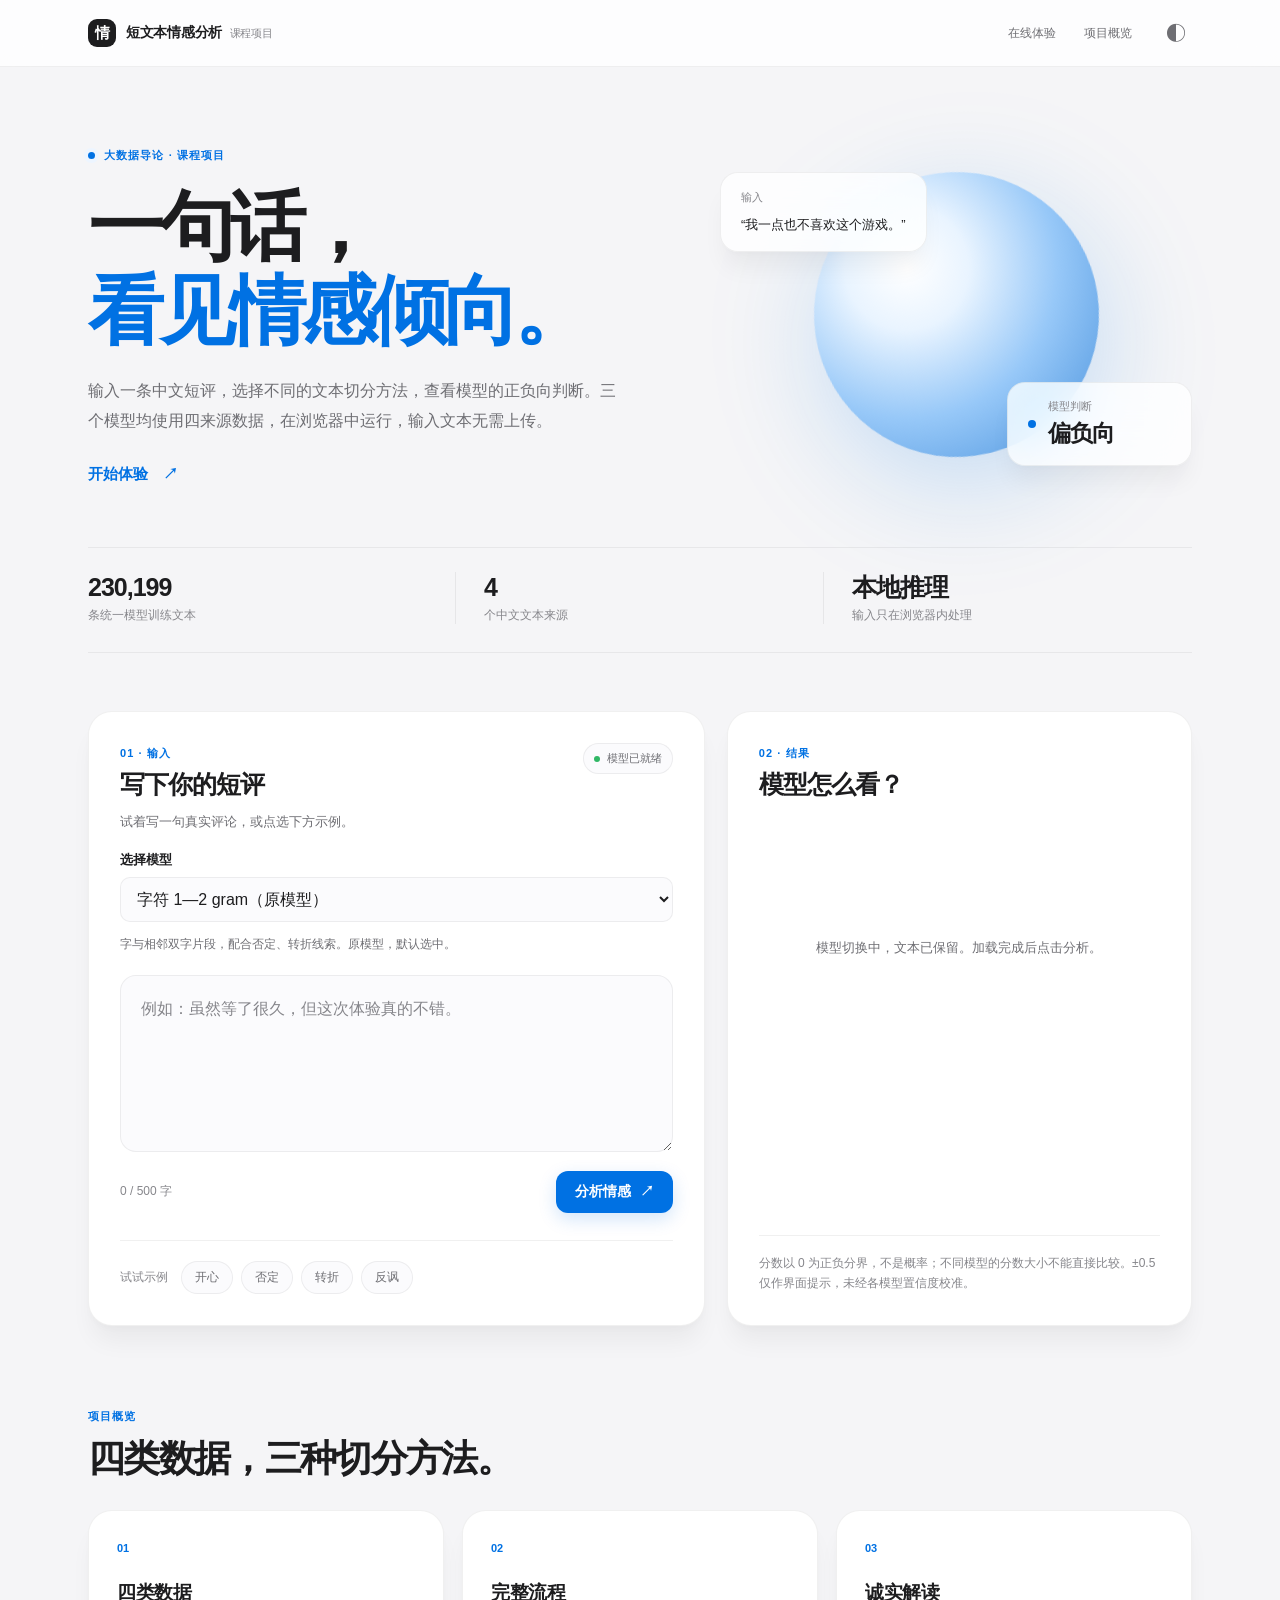
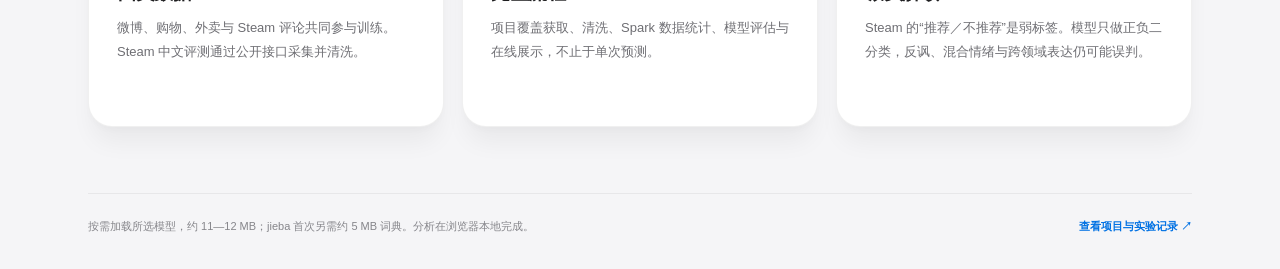
<file: docs/index.html>
<!doctype html>
<html lang="zh-CN">
<head>
  <meta charset="utf-8">
  <meta name="viewport" content="width=device-width, initial-scale=1">
  <meta name="theme-color" content="#f5f5f7">
  <meta name="description" content="现场输入中文短评，在浏览器本地体验四来源统一情感识别模型。">
  <title>中文短文本情感分析器 · 大数据导论</title>
  <link rel="icon" href="./favicon.svg" type="image/svg+xml">
  <script>
    try {
      const saved = localStorage.getItem('sentiment-theme');
      document.documentElement.dataset.theme = saved || (matchMedia('(prefers-color-scheme: dark)').matches ? 'dark' : 'light');
    } catch (_) { document.documentElement.dataset.theme = 'light'; }
  </script>
  <link rel="stylesheet" href="./style.css">
  <script src="./face-photo.js" defer></script>
  <script src="./face.js" defer></script>
  <script src="./model-catalog.js" defer></script>
  <script src="./app.js" defer></script>
</head>
<body>
  <header class="site-nav">
    <div class="nav-inner">
      <a class="brand" href="#top" aria-label="返回页面顶部">
        <span class="brand-mark" aria-hidden="true">情</span>
        <span>短文本情感分析 <small>课程项目</small></span>
      </a>
      <nav class="nav-links" aria-label="页面导航">
        <a href="#analyzer">在线体验</a>
        <a href="#about">项目概览</a>
      </nav>
      <button id="theme-toggle" class="theme-toggle" type="button" aria-label="切换深色模式" aria-pressed="false"><span aria-hidden="true">◐</span></button>
    </div>
  </header>

  <main id="top" class="shell">
    <section class="hero" aria-labelledby="hero-title">
      <div class="hero-copy">
        <span class="eyebrow"><span class="eyebrow-dot" aria-hidden="true"></span> 大数据导论 · 课程项目</span>
        <h1 id="hero-title">一句话，<br><span>看见情感倾向。</span></h1>
        <p>输入一条中文短评，选择不同的文本切分方法，查看模型的正负向判断。三个模型均使用四来源数据，在浏览器中运行，输入文本无需上传。</p>
        <a class="hero-link" href="#analyzer">开始体验 <span aria-hidden="true">↗</span></a>
      </div>
      <div class="hero-art" aria-hidden="true">
        <div class="hero-orb"></div>
        <div class="floating-card sample-in"><small>输入</small><span>“我一点也不喜欢这个游戏。”</span></div>
        <div class="floating-card sample-out"><span class="signal-dot"></span><small>模型判断</small><strong>偏负向</strong></div>
      </div>
    </section>

    <section class="highlights" aria-label="项目数据">
      <div><strong>230,199</strong><span>条统一模型训练文本</span></div>
      <div><strong>4</strong><span>个中文文本来源</span></div>
      <div><strong>本地推理</strong><span>输入只在浏览器内处理</span></div>
    </section>

    <div id="analyzer" class="analyzer-grid">
      <section class="surface workspace" aria-labelledby="input-title">
        <div class="panel-heading">
          <div><span class="step">01 · 输入</span><h2 id="input-title">写下你的短评</h2></div>
          <span id="load-status" class="status" role="status" aria-live="polite">正在加载模型…</span>
        </div>
        <p class="panel-intro">试着写一句真实评论，或点选下方示例。</p>
        <div class="model-picker">
          <label for="model-select">选择模型</label>
          <select id="model-select" aria-describedby="model-description">
            <option value="char2">字符 1—2 gram（原模型）</option>
            <option value="jieba">jieba 分词</option>
            <option value="char4">字符 1—4 gram</option>
          </select>
          <p id="model-description"></p>
          <button id="retry-model" type="button" hidden>重新加载所选模型</button>
        </div>
        <label class="sr-only" for="text-input">待分析的中文短评</label>
        <textarea id="text-input" maxlength="500" placeholder="例如：虽然等了很久，但这次体验真的不错。"></textarea>
        <div class="input-bottom"><span id="char-count">0 / 500 字</span><button id="analyze" class="primary-button" type="button" disabled>分析情感 <span aria-hidden="true">↗</span></button></div>
        <div class="examples" aria-label="示例句子">
          <span>试试示例</span>
          <button type="button" data-example="今天终于完成任务，特别开心。">开心</button>
          <button type="button" data-example="我一点也不喜欢这个游戏。">否定</button>
          <button type="button" data-example="游戏是好游戏，但是联机一直掉线。">转折</button>
          <button type="button" data-example="等了三个小时，服务可真好。">反讽</button>
        </div>
      </section>

      <section class="surface result-panel" aria-labelledby="result-title">
        <div class="panel-heading"><div><span class="step">02 · 结果</span><h2 id="result-title">模型怎么看？</h2></div></div>
        <div id="result" class="result-placeholder" role="status" aria-live="polite">
          <div class="empty-icon" aria-hidden="true">✦</div>
          <strong>等待一句话</strong>
          <span>模型就绪后，输入文本并点击“分析情感”。</span>
        </div>
        <p class="result-note">分数以 0 为正负分界，不是概率；不同模型的分数大小不能直接比较。±0.5 仅作界面提示，未经各模型置信度校准。</p>
      </section>
    </div>

    <section id="about" class="about-section" aria-labelledby="about-title">
      <div class="about-heading"><span class="step">项目概览</span><h2 id="about-title">四类数据，三种切分方法。</h2></div>
      <div class="about-grid">
        <article class="about-card"><span class="about-index">01</span><h3>四类数据</h3><p>微博、购物、外卖与 Steam 评论共同参与训练。Steam 中文评测通过公开接口采集并清洗。</p></article>
        <article class="about-card"><span class="about-index">02</span><h3>完整流程</h3><p>项目覆盖获取、清洗、Spark 数据统计、模型评估与在线展示，不止于单次预测。</p></article>
        <article class="about-card"><span class="about-index">03</span><h3>诚实解读</h3><p>Steam 的“推荐／不推荐”是弱标签。模型只做正负二分类，反讽、混合情绪与跨领域表达仍可能误判。</p></article>
      </div>
    </section>

    <footer class="footer">
      <span>按需加载所选模型，约 11—12 MB；jieba 首次另需约 5 MB 词典。分析在浏览器本地完成。</span>
      <a href="https://github.com/TheGreatPeter122/sentiment_project" target="_blank" rel="noopener noreferrer">查看项目与实验记录 <span aria-hidden="true">↗</span></a>
    </footer>
  </main>
</body>
</html>
</file>
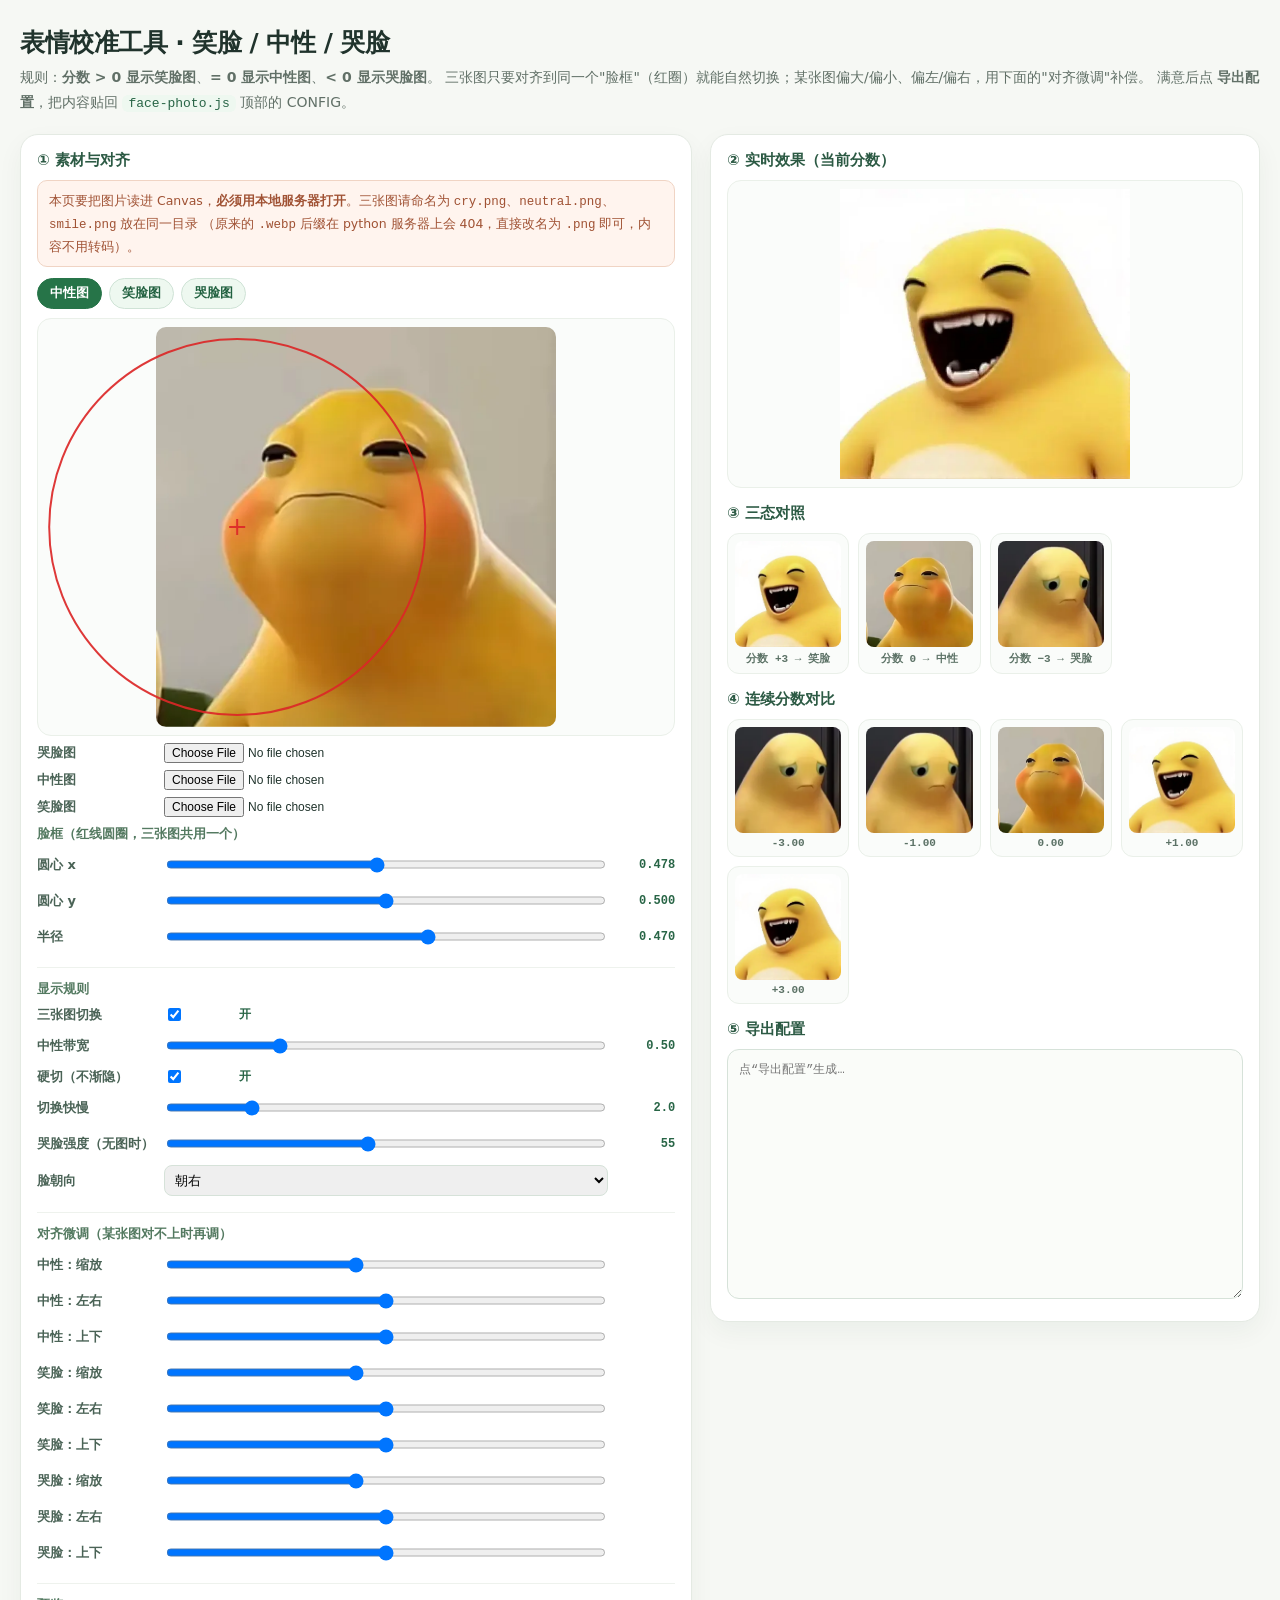
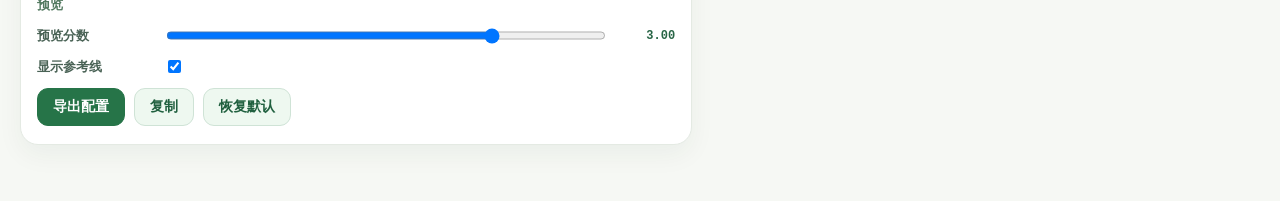
<file: docs/face-calibrate.html>
<!doctype html>
<html lang="zh-CN">
<head>
<meta charset="utf-8">
<meta name="viewport" content="width=device-width, initial-scale=1">
<title>表情校准工具 · 笑脸 / 中性 / 哭脸</title>
<style>
  :root{color-scheme:light;font-family:Inter,"Microsoft YaHei",system-ui,sans-serif;color:#20332c}
  *{box-sizing:border-box}
  body{margin:0;background:#f6f8f4;min-height:100vh}
  .shell{max-width:1320px;margin:auto;padding:26px 20px 60px}
  h1{font-size:25px;margin:0 0 6px;letter-spacing:-.02em}
  .lead{color:#617067;font-size:14px;line-height:1.8;margin:0 0 18px}
  .lead code{background:#eef8f0;color:#286546;padding:1px 6px;border-radius:6px;font-size:13px}
  .layout{display:grid;grid-template-columns:minmax(430px,1.1fr) minmax(370px,.9fr);gap:18px;align-items:start}
  .card{background:#fff;border:1px solid #e4eae3;border-radius:18px;padding:16px 16px 18px;box-shadow:0 10px 26px rgba(27,58,38,.05)}
  .card h2{font-size:15px;margin:0 0 10px;color:#2c5a44}
  .card h3{font-size:13px;margin:16px 0 6px;color:#547a61;border-top:1px solid #eef2ed;padding-top:12px}
  .card h3:first-of-type{border-top:0;padding-top:0;margin-top:8px}
  .stage-wrap{position:relative;background:#fafcfa;border:1px solid #eaf0e9;border-radius:14px;padding:8px;display:flex;justify-content:center}
  canvas#main{display:block;width:400px;height:400px;border-radius:10px}
  canvas#overlay{position:absolute;left:8px;top:8px;width:400px;height:400px;pointer-events:none}
  .row{display:flex;align-items:center;gap:9px;margin:7px 0;font-size:13px}
  .row label{flex:0 0 118px;color:#4a6356;font-weight:600}
  .row input[type=range]{flex:1;height:25px}
  .row select{flex:1;padding:6px;border-radius:8px;border:1px solid #d6e2d9;font:inherit;font-size:13px}
  .row .val{flex:0 0 58px;text-align:right;font:700 12px ui-monospace,Consolas,monospace;color:#286546}
  .row input[type=file]{flex:1;font-size:12px}
  .grid{display:grid;grid-template-columns:repeat(auto-fill,minmax(120px,1fr));gap:9px;margin-top:6px}
  .cell{background:#fafcfa;border:1px solid #eaf0e9;border-radius:12px;padding:7px;text-align:center}
  .cell canvas{width:100%;height:auto;display:block;border-radius:8px}
  .cell span{display:block;margin-top:4px;font:700 11px ui-monospace,Consolas,monospace;color:#5c7266}
  .cell span.hit{color:#20603f}
  button{font:inherit;font-weight:700;font-size:14px;padding:9px 15px;border-radius:11px;border:1px solid #cfe3d6;background:#eef8f0;color:#20603f;cursor:pointer}
  button.primary{background:#267448;border-color:#267448;color:#fff}
  .btnrow{display:flex;gap:9px;flex-wrap:wrap;margin-top:12px}
  textarea{width:100%;height:250px;font:12px/1.55 ui-monospace,Consolas,monospace;border:1px solid #d6e2d9;border-radius:12px;padding:11px;background:#fafcf9;color:#243a2e;resize:vertical}
  .hint{font-size:12px;color:#8a968d;line-height:1.7;margin:8px 0 0}
  .warn{background:#fff4ee;border:1px solid #f0d4c4;color:#a05234;border-radius:10px;padding:9px 11px;font-size:12.5px;line-height:1.7;margin-bottom:11px}
  .tabs{display:flex;gap:7px;margin-bottom:9px;flex-wrap:wrap}
  .tabs button{padding:6px 12px;font-size:12.5px;border-radius:100px}
  .tabs button.on{background:#267448;color:#fff;border-color:#267448}
  @media(max-width:1020px){.layout{grid-template-columns:1fr}canvas#main,canvas#overlay{width:100%;height:auto}}
</style>
<script src="./face-photo.js" defer></script>
</head>
<body>
<div class="shell">
  <h1>表情校准工具 · 笑脸 / 中性 / 哭脸</h1>
  <p class="lead">
    规则：<b>分数 &gt; 0 显示笑脸图</b>、<b>= 0 显示中性图</b>、<b>&lt; 0 显示哭脸图</b>。
    三张图只要对齐到同一个"脸框"（红圈）就能自然切换；某张图偏大/偏小、偏左/偏右，用下面的"对齐微调"补偿。
    满意后点 <b>导出配置</b>，把内容贴回 <code>face-photo.js</code> 顶部的 CONFIG。
  </p>

  <div class="layout">
    <!-- 左：原图 + 参考线 + 全部参数 -->
    <div class="card">
      <h2>① 素材与对齐</h2>
      <div class="warn">
        本页要把图片读进 Canvas，<b>必须用本地服务器打开</b>。三张图请命名为
        <code>cry.png</code>、<code>neutral.png</code>、<code>smile.png</code> 放在同一目录
        （原来的 <code>.webp</code> 后缀在 python 服务器上会 404，直接改名为 <code>.png</code> 即可，内容不用转码）。
      </div>
      <div class="tabs" id="tabs">
        <button data-which="neutral" class="on">中性图</button>
        <button data-which="smile">笑脸图</button>
        <button data-which="cry">哭脸图</button>
      </div>
      <div class="stage-wrap">
        <canvas id="main" width="400" height="400"></canvas>
        <canvas id="overlay" width="400" height="400"></canvas>
      </div>
      <div class="row"><label>哭脸图</label><input type="file" id="fCry" accept="image/*"></div>
      <div class="row"><label>中性图</label><input type="file" id="fNeutral" accept="image/*"></div>
      <div class="row"><label>笑脸图</label><input type="file" id="fSmile" accept="image/*"></div>

      <h3>脸框（红线圆圈，三张图共用一个）</h3>
      <div class="row"><label>圆心 x</label><input type="range" id="cx" min="0" max="1" step="0.002" value="0.478"><span class="val" id="cxV"></span></div>
      <div class="row"><label>圆心 y</label><input type="range" id="cy" min="0" max="1" step="0.002" value="0.500"><span class="val" id="cyV"></span></div>
      <div class="row"><label>半径</label><input type="range" id="r" min="0.05" max="0.75" step="0.002" value="0.470"><span class="val" id="rV"></span></div>

      <h3>显示规则</h3>
      <div class="row"><label>三张图切换</label><input type="checkbox" id="threeState" checked><span class="val">开</span></div>
      <div class="row"><label>中性带宽</label><input type="range" id="band" min="0" max="2" step="0.05" value="0.5"><span class="val" id="bandV"></span></div>
      <div class="row"><label>硬切（不渐隐）</label><input type="checkbox" id="hardSwitch" checked><span class="val">开</span></div>
      <div class="row"><label>切换快慢</label><input type="range" id="gain" min="0.2" max="10" step="0.1" value="2"><span class="val" id="gainV"></span></div>
      <div class="row"><label>哭脸强度（无图时）</label><input type="range" id="frownShear" min="0" max="120" step="1" value="55"><span class="val" id="frownShearV"></span></div>
      <div class="row"><label>脸朝向</label><select id="facing"><option value="right">朝右</option><option value="left">朝左</option></select><span class="val"></span></div>

      <h3>对齐微调（某张图对不上时再调）</h3>
      <div class="row"><label>中性：缩放</label><input type="range" id="nScale" min="0.7" max="1.4" step="0.005" value="1"><span class="val" id="nScaleV"></span></div>
      <div class="row"><label>中性：左右</label><input type="range" id="nDx" min="-0.2" max="0.2" step="0.002" value="0"><span class="val" id="nDxV"></span></div>
      <div class="row"><label>中性：上下</label><input type="range" id="nDy" min="-0.2" max="0.2" step="0.002" value="0"><span class="val" id="nDyV"></span></div>
      <div class="row"><label>笑脸：缩放</label><input type="range" id="sScale" min="0.7" max="1.4" step="0.005" value="1"><span class="val" id="sScaleV"></span></div>
      <div class="row"><label>笑脸：左右</label><input type="range" id="sDx" min="-0.2" max="0.2" step="0.002" value="0"><span class="val" id="sDxV"></span></div>
      <div class="row"><label>笑脸：上下</label><input type="range" id="sDy" min="-0.2" max="0.2" step="0.002" value="0"><span class="val" id="sDyV"></span></div>
      <div class="row"><label>哭脸：缩放</label><input type="range" id="cScale" min="0.7" max="1.4" step="0.005" value="1"><span class="val" id="cScaleV"></span></div>
      <div class="row"><label>哭脸：左右</label><input type="range" id="cDx" min="-0.2" max="0.2" step="0.002" value="0"><span class="val" id="cDxV"></span></div>
      <div class="row"><label>哭脸：上下</label><input type="range" id="cDy" min="-0.2" max="0.2" step="0.002" value="0"><span class="val" id="cDyV"></span></div>

      <h3>预览</h3>
      <div class="row"><label>预览分数</label><input type="range" id="score" min="-6" max="6" step="0.05" value="3"><span class="val" id="scoreV"></span></div>
      <div class="row"><label>显示参考线</label><input type="checkbox" id="guides" checked><span class="val"></span></div>
      <div class="btnrow">
        <button id="export" class="primary">导出配置</button>
        <button id="copy">复制</button>
        <button id="reset">恢复默认</button>
      </div>
    </div>

    <!-- 右：预览 + 三态 + 导出 -->
    <div class="card">
      <h2>② 实时效果（当前分数）</h2>
      <div class="stage-wrap"><canvas id="preview" width="290" height="290" style="width:290px;height:290px"></canvas></div>
      <h2 style="margin-top:16px">③ 三态对照</h2>
      <div class="grid" id="trio"></div>
      <h2 style="margin-top:16px">④ 连续分数对比</h2>
      <div class="grid" id="grid"></div>
      <h2 style="margin-top:16px">⑤ 导出配置</h2>
      <textarea id="out" spellcheck="false" placeholder="点“导出配置”生成…"></textarea>
    </div>
  </div>
</div>

<script>
(function () {
  function boot() {
    const S = window.SentimentFacePhoto;
    if (!S) { console.error('face-photo.js 未加载'); return; }
    const $ = (id) => document.getElementById(id);
    const main = $('main'), overlay = $('overlay'), preview = $('preview');

    const state = {
      assets: { cry: null, neutral: null, smile: null },
      which: 'neutral',
      cfg: JSON.parse(JSON.stringify(S.CONFIG))
    };

    /* ---------- 素材 ---------- */
    async function loadAll() {
      const map = [['neutral', './neutral.png'], ['smile', './smile.png'], ['cry', './cry.png']];
      for (const [key, src] of map) {
        try { state.assets[key] = await S.loadImage(src); }
        catch (e) { console.warn('默认素材未加载（可用下方文件框手动选择）：', src); }
      }
      drawMain(); renderAll();
    }
    function bindFile(inputId, key) {
      $(inputId).addEventListener('change', async (ev) => {
        const file = ev.target.files && ev.target.files[0];
        if (!file) return;
        state.assets[key] = await S.loadImage(URL.createObjectURL(file));
        if (key === 'neutral' || state.which === key) drawMain();
        renderAll();
      });
    }
    bindFile('fCry', 'cry'); bindFile('fNeutral', 'neutral'); bindFile('fSmile', 'smile');

    /* ---------- 左侧：原图 + 参考线 ---------- */
    function drawMain() {
      const img = state.assets[state.which];
      const g = main.getContext('2d');
      g.clearRect(0, 0, 400, 400);
      g.fillStyle = '#f2f5f2'; g.fillRect(0, 0, 400, 400);
      if (img) g.drawImage(img, 0, 0, 400, 400);
      drawGuides();
    }
    function drawGuides() {
      const g = overlay.getContext('2d');
      g.clearRect(0, 0, 400, 400);
      if (!$('guides').checked) return;
      const c = state.cfg;
      const cx = c.cx * 400, cy = c.cy * 400, r = c.r * 400;
      g.strokeStyle = 'rgba(220,40,40,.92)'; g.lineWidth = 2;
      g.beginPath(); g.arc(cx, cy, r, 0, Math.PI * 2); g.stroke();
      g.beginPath(); g.moveTo(cx - 8, cy); g.lineTo(cx + 8, cy); g.moveTo(cx, cy - 8); g.lineTo(cx, cy + 8); g.stroke();
      // 当前这张图的对齐偏移提示
      const a = (state.cfg.align || {})[state.which] || { scale: 1, dx: 0, dy: 0 };
      if (a.scale !== 1 || a.dx || a.dy) {
        const s = a.scale * 400;
        g.strokeStyle = 'rgba(40,120,255,.85)'; g.setLineDash([5, 4]);
        g.strokeRect((400 - s) / 2 + a.dx * 400, (400 - s) / 2 + a.dy * 400, s, s);
        g.setLineDash([]);
        g.fillStyle = 'rgba(40,120,255,.9)'; g.font = '700 12px "Microsoft YaHei",sans-serif';
        g.fillText('该图对齐框 scale=' + a.scale.toFixed(2), 6, 16);
      }
    }

    /* ---------- 右侧：预览 ---------- */
    let pending = false;
    function renderAll() {
      if (pending) return;
      pending = true;
      requestAnimationFrame(() => {
        pending = false;
        const score = parseFloat($('score').value);
        if (state.assets.neutral) S.renderTo(preview, state.assets, score, 290, state.cfg);
        // 三态对照
        const trio = $('trio');
        if (trio.dataset.built !== '1') {
          trio.dataset.built = '1'; trio.innerHTML = '';
          [[3, '分数 +3 → 笑脸'], [0, '分数 0 → 中性'], [-3, '分数 −3 → 哭脸']].forEach(([sc, label]) => {
            const cell = document.createElement('div'); cell.className = 'cell';
            const cv = document.createElement('canvas'); cv.width = cv.height = 130; cv.dataset.score = sc;
            const sp = document.createElement('span'); sp.textContent = label;
            cell.append(cv, sp); trio.append(cell);
          });
        }
        trio.querySelectorAll('canvas').forEach((cv) => {
          if (state.assets.neutral) S.renderTo(cv, state.assets, parseFloat(cv.dataset.score), 130, state.cfg);
        });
        // 连续分数对比
        const grid = $('grid');
        if (grid.dataset.built !== '1') {
          grid.dataset.built = '1'; grid.innerHTML = '';
          [-3, -1, 0, 1, 3].forEach((sc) => {
            const cell = document.createElement('div'); cell.className = 'cell';
            const cv = document.createElement('canvas'); cv.width = cv.height = 110; cv.dataset.score = sc;
            const sp = document.createElement('span'); sp.textContent = (sc > 0 ? '+' : '') + sc.toFixed(2);
            cell.append(cv, sp); grid.append(cell);
          });
        }
        grid.querySelectorAll('canvas').forEach((cv) => {
          if (state.assets.neutral) S.renderTo(cv, state.assets, parseFloat(cv.dataset.score), 110, state.cfg);
        });
      });
    }

    /* ---------- 控件 ---------- */
    const simple = [
      ['cx', 'cx', 3], ['cy', 'cy', 3], ['r', 'r', 3],
      ['band', 'neutralBand', 2], ['gain', 'blendGain', 1], ['frownShear', 'frownShear', 0]
    ];
    simple.forEach(([id, path, digits]) => {
      const el = $(id);
      const set = () => {
        const v = parseFloat(el.value);
        state.cfg[path] = v;
        $(id + 'V').textContent = v.toFixed(digits);
        if (id === 'cx' || id === 'cy' || id === 'r') drawGuides();
        renderAll();
      };
      el.addEventListener('input', set);
      el.dispatchEvent(new Event('input'));
    });

    // 对齐微调：nScale/sScale/cScale → align.X.scale 等
    const alignBinds = [
      ['nScale', 'neutral', 'scale'], ['nDx', 'neutral', 'dx'], ['nDy', 'neutral', 'dy'],
      ['sScale', 'smile', 'scale'], ['sDx', 'smile', 'dx'], ['sDy', 'smile', 'dy'],
      ['cScale', 'cry', 'scale'], ['cDx', 'cry', 'dx'], ['cDy', 'cry', 'dy']
    ];
    alignBinds.forEach(([id, key, field]) => {
      const el = $(id);
      const set = () => {
        const v = parseFloat(el.value);
        if (!state.cfg.align) state.cfg.align = { neutral: {}, smile: {}, cry: {} };
        if (!state.cfg.align[key]) state.cfg.align[key] = {};
        state.cfg.align[key][field] = v;
        $(id + 'V').textContent = v.toFixed(field === 'scale' ? 3 : 3);
        if (key === state.which) drawGuides();
        renderAll();
      };
      el.addEventListener('input', set);
    });

    $('threeState').addEventListener('change', () => { state.cfg.threeStateImages = $('threeState').checked; renderAll(); });
    $('hardSwitch').addEventListener('change', () => { state.cfg.hardSwitch = $('hardSwitch').checked; renderAll(); });
    $('facing').addEventListener('change', () => { state.cfg.facing = $('facing').value; renderAll(); });
    $('score').addEventListener('input', () => { $('scoreV').textContent = parseFloat($('score').value).toFixed(2); renderAll(); });
    $('score').dispatchEvent(new Event('input'));
    $('guides').addEventListener('change', drawGuides);
    document.querySelectorAll('#tabs button').forEach((b) => {
      b.addEventListener('click', () => {
        document.querySelectorAll('#tabs button').forEach((x) => x.classList.toggle('on', x === b));
        state.which = b.dataset.which; drawMain();
      });
    });

    /* ---------- 导出 ---------- */
    function exportConfig() {
      const c = state.cfg;
      const a = c.align || {};
      const one = (k) => {
        const v = a[k] || { scale: 1, dx: 0, dy: 0 };
        return '{ scale: ' + (+v.scale).toFixed(3) + ', dx: ' + (+v.dx).toFixed(3) + ', dy: ' + (+v.dy).toFixed(3) + ' }';
      };
      const txt =
        'const CONFIG = {\n' +
        '  cx: ' + c.cx.toFixed(3) + ', cy: ' + c.cy.toFixed(3) + ', r: ' + c.r.toFixed(3) + ',\n' +
        '  threeStateImages: ' + (c.threeStateImages !== false) + ',\n' +
        '  hardSwitch: ' + (c.hardSwitch !== false) + ',\n' +
        '  neutralBand: ' + c.neutralBand.toFixed(2) + ',\n' +
        '  blendGain: ' + c.blendGain.toFixed(1) + ',\n' +
        '  frownShear: ' + c.frownShear.toFixed(0) + ',\n' +
        '  facing: \'' + c.facing + '\',\n' +
        '  align: {\n' +
        '    neutral: ' + one('neutral') + ',\n' +
        '    smile: ' + one('smile') + ',\n' +
        '    cry: ' + one('cry') + '\n' +
        '  },\n' +
        '  assets: { cry: \'./cry.png\', neutral: \'./neutral.png\', smile: \'./smile.png\' },\n' +
        '  faceSize: ' + c.faceSize + ',\n' +
        '  ANIM_MS: ' + c.ANIM_MS + '\n' +
        '};';
      $('out').value = txt;
      return txt;
    }
    $('export').addEventListener('click', exportConfig);
    $('copy').addEventListener('click', async () => {
      const txt = exportConfig();
      try { await navigator.clipboard.writeText(txt); $('copy').textContent = '已复制 ✓'; setTimeout(() => $('copy').textContent = '复制', 1400); }
      catch (e) { $('out').select(); }
    });
    $('reset').addEventListener('click', () => {
      state.cfg = JSON.parse(JSON.stringify(S.CONFIG));
      simple.forEach(([id, path]) => { $(id).value = state.cfg[path]; $(id).dispatchEvent(new Event('input')); });
      alignBinds.forEach(([id, key, field]) => {
        const v = ((state.cfg.align || {})[key] || {})[field];
        $(id).value = (v == null ? (field === 'scale' ? 1 : 0) : v);
      });
      $('facing').value = state.cfg.facing;
      $('threeState').checked = state.cfg.threeStateImages !== false;
      $('hardSwitch').checked = state.cfg.hardSwitch !== false;
      drawMain(); renderAll();
    });

    window.addEventListener('resize', drawMain);
    loadAll();
    window.__calibrateReady = true;
  }

  if (document.readyState === 'loading') document.addEventListener('DOMContentLoaded', boot);
  else boot();
})();
</script>
</body>
</html>
</file>
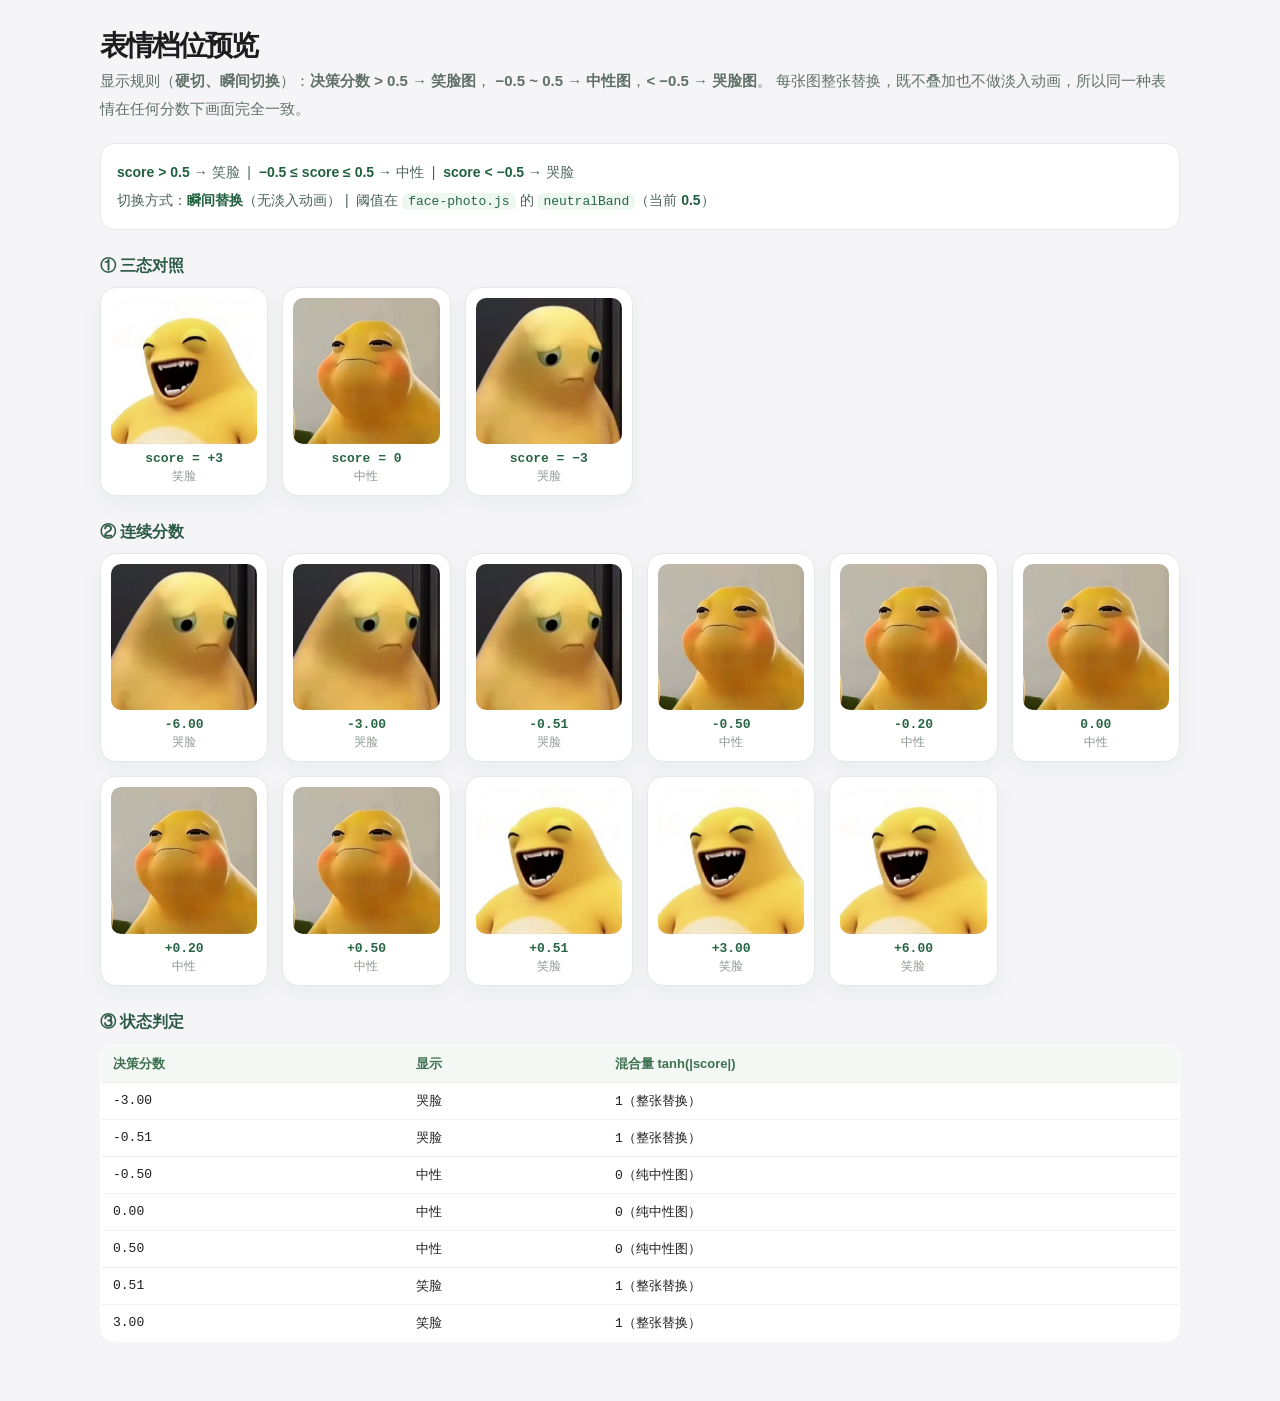
<file: docs/face-preview.html>
<!doctype html>
<html lang="zh-CN">
<head>
<meta charset="utf-8">
<meta name="viewport" content="width=device-width, initial-scale=1">
<title>表情档位预览 · 笑脸 / 中性 / 哭脸</title>
<link rel="stylesheet" href="./style.css">
<style>
  body{padding:30px 22px 60px}
  .preview{max-width:1080px;margin:0 auto}
  h1{font-size:28px;margin:0 0 6px}
  p.lead{color:#617067;margin:0 0 20px;font-size:15px;line-height:1.85}
  p.lead code{background:#eef8f0;color:#286546;padding:1px 6px;border-radius:6px;font-size:13px}
  h2{font-size:16px;color:#2c5a44;margin:26px 0 10px}
  .grid{display:grid;grid-template-columns:repeat(auto-fill,minmax(158px,1fr));gap:14px}
  .cell{background:#fff;border:1px solid #e4eae3;border-radius:16px;padding:10px;text-align:center;box-shadow:0 8px 20px rgba(27,58,38,.05)}
  .cell canvas{width:100%;height:auto;display:block;border-radius:10px}
  .cell b{display:block;margin-top:7px;font:700 13px ui-monospace,Consolas,monospace;color:#286546}
  .cell i{display:block;font-style:normal;font-size:12px;color:#8a968d;margin-top:2px}
  table{border-collapse:collapse;margin-top:12px;font-size:13px;background:#fff;border:1px solid #e4eae3;border-radius:14px;overflow:hidden;width:100%}
  th,td{padding:9px 12px;border-bottom:1px solid #eef2ed;text-align:left}
  th{background:#f4f8f4;color:#3d7050;font-weight:700}
  td.num{font-family:ui-monospace,Consolas,monospace}
  .rules{background:#fff;border:1px solid #e4eae3;border-radius:14px;padding:14px 16px;font-size:14px;line-height:2;color:#4a6356}
  .rules b{color:#20603f}
  .rules code{background:#eef8f0;color:#286546;padding:1px 6px;border-radius:6px;font-size:13px}
</style>
<script src="./face-photo.js" defer></script>
</head>
<body>
<main class="preview">
  <h1>表情档位预览</h1>
  <p class="lead">
    显示规则（<b>硬切、瞬间切换</b>）：<b>决策分数 &gt; 0.5 → 笑脸图</b>，
    <b>−0.5 ~ 0.5 → 中性图</b>，<b>&lt; −0.5 → 哭脸图</b>。
    每张图整张替换，既不叠加也不做淡入动画，所以同一种表情在任何分数下画面完全一致。
  </p>

  <div class="rules">
    <b>score &gt; 0.5</b> → 笑脸 &nbsp;|&nbsp; <b>−0.5 ≤ score ≤ 0.5</b> → 中性 &nbsp;|&nbsp; <b>score &lt; −0.5</b> → 哭脸<br>
    切换方式：<b>瞬间替换</b>（无淡入动画）&nbsp;|&nbsp; 阈值在 <code>face-photo.js</code> 的 <code>neutralBand</code>（当前 <b id="bandShow">0.5</b>）
  </div>

  <h2>① 三态对照</h2>
  <div class="grid" id="trio"></div>

  <h2>② 连续分数</h2>
  <div class="grid" id="grid"></div>

  <h2>③ 状态判定</h2>
  <table>
    <thead><tr><th>决策分数</th><th>显示</th><th>混合量 tanh(|score|)</th></tr></thead>
    <tbody id="tbody"></tbody>
  </table>
</main>
<script>
window.addEventListener('load', async () => {
  const S = window.SentimentFacePhoto;
  if (!S) {
    document.querySelector('.lead').innerHTML += '<br><b style="color:#a05234">face-photo.js 未加载</b>';
    return;
  }
  const trio = document.querySelector('#trio');
  const grid = document.querySelector('#grid');
  const tbody = document.querySelector('#tbody');

  let assets = null;
  try {
    assets = {
      neutral: await S.loadImage(S.CONFIG.assets.neutral),
      smile: await S.loadImage(S.CONFIG.assets.smile),
      cry: await S.loadImage(S.CONFIG.assets.cry)
    };
  } catch (e) {
    document.querySelector('.lead').innerHTML +=
      '<br><b style="color:#a05234">素材加载失败：' + e.message + '（请用本地服务器 http:// 打开本页）</b>';
    return;
  }

  const card = (host, score, label, note) => {
    const cell = document.createElement('div');
    cell.className = 'cell';
    const cv = document.createElement('canvas');
    cv.width = 220; cv.height = 220;
    const b = document.createElement('b'); b.textContent = label;
    const i = document.createElement('i'); i.textContent = note || '';
    cell.append(cv, b, i);
    host.append(cell);
    S.renderTo(cv, assets, score, 220, S.CONFIG);
  };

  card(trio, 3, 'score = +3', '笑脸');
  card(trio, 0, 'score = 0', '中性');
  card(trio, -3, 'score = −3', '哭脸');

  const band = (S.CONFIG.neutralBand == null ? 0.5 : S.CONFIG.neutralBand);
  document.querySelector('#bandShow').textContent = band;
  for (const s of [-6, -3, -0.51, -0.5, -0.2, 0, 0.2, 0.5, 0.51, 3, 6]) {
    card(grid, s, (s > 0 ? '+' : '') + s.toFixed(2),
      s > band ? '笑脸' : (s < -band ? '哭脸' : '中性'));
  }

  for (const s of [-3, -0.51, -0.5, 0, 0.5, 0.51, 3]) {
    const t = s > band ? 1 : (s < -band ? -1 : 0);
    const tr = document.createElement('tr');
    tr.innerHTML = '<td class="num">' + s.toFixed(2) + '</td><td>' +
      (t > 0 ? '笑脸' : (t < 0 ? '哭脸' : '中性')) + '</td><td class="num">' +
      (t === 0 ? '0（纯中性图）' : '1（整张替换）') + '</td>';
    tbody.append(tr);
  }
  window.__previewReady = true;
});
</script>
</body>
</html>
</file>
<file: docs/style.css>
:root{color-scheme:light;--bg:#f5f5f7;--surface:#fff;--surface-soft:#fbfbfd;--text:#1d1d1f;--secondary:#6e6e73;--tertiary:#86868b;--line:rgba(0,0,0,.06);--blue:#0071e3;--blue-hover:#0077ed;--tint:#edf5ff;--nav:rgba(255,255,255,.8);--shadow:0 4px 6px -1px rgba(0,0,0,.02),0 20px 25px -5px rgba(0,0,0,.05);font-family:-apple-system,BlinkMacSystemFont,"SF Pro Display","SF Pro Text","Segoe UI",Roboto,"Microsoft YaHei",sans-serif}
:root[data-theme=dark]{color-scheme:dark;--bg:#09090b;--surface:#161617;--surface-soft:#202023;--text:#f5f5f7;--secondary:#a1a1a6;--tertiary:#88888f;--line:rgba(255,255,255,.1);--blue:#2997ff;--blue-hover:#4ba8ff;--tint:#12243a;--nav:rgba(22,22,23,.78);--shadow:0 12px 32px rgba(0,0,0,.25)}
*{box-sizing:border-box}html{scroll-behavior:smooth}body{margin:0;min-height:100vh;background:var(--bg);color:var(--text);font-feature-settings:"cv02","cv03","cv04","cv11";-webkit-font-smoothing:antialiased}button,textarea{font:inherit}button,a{-webkit-tap-highlight-color:transparent}a{color:inherit}button{cursor:pointer}button:focus-visible,a:focus-visible,textarea:focus-visible{outline:3px solid var(--blue);outline-offset:3px}::selection{background:var(--blue);color:#fff}
.site-nav{position:sticky;top:0;z-index:20;background:var(--nav);border-bottom:1px solid var(--line);backdrop-filter:blur(20px) saturate(180%);-webkit-backdrop-filter:blur(20px) saturate(180%)}.nav-inner{height:66px;max-width:1160px;margin:auto;padding:0 28px;display:flex;align-items:center;gap:28px}.brand{display:inline-flex;align-items:center;gap:10px;font-size:14px;font-weight:650;letter-spacing:-.02em;text-decoration:none;white-space:nowrap}.brand small{color:var(--tertiary);font-size:11px;font-weight:500;margin-left:4px}.brand-mark{display:grid;place-items:center;width:28px;height:28px;border-radius:9px;background:var(--text);color:var(--surface);font-size:15px;font-weight:700}.nav-links{margin-left:auto;display:flex;align-items:center;gap:28px}.nav-links a{font-size:12px;color:var(--secondary);text-decoration:none;transition:color .25s}.nav-links a:hover{color:var(--text)}.theme-toggle{height:32px;width:32px;display:grid;place-items:center;border:0;border-radius:50%;background:transparent;color:var(--secondary);font-size:20px;transition:background .25s,color .25s,transform .25s cubic-bezier(.16,1,.3,1)}.theme-toggle:hover{background:var(--line);color:var(--text);transform:translateY(-2px)}.theme-toggle:active{transform:scale(.97)}
.shell{max-width:1160px;margin:auto;padding:0 28px}.hero{min-height:480px;display:grid;grid-template-columns:1.12fr .88fr;align-items:center;gap:32px;position:relative;padding:65px 0 50px}.hero-copy{position:relative;z-index:2}.eyebrow,.step{display:inline-flex;align-items:center;gap:9px;color:var(--blue);font-size:11px;font-weight:700;letter-spacing:.1em}.eyebrow-dot{width:7px;height:7px;border-radius:50%;background:var(--blue);box-shadow:0 0 0 4px var(--tint)}h1{font-size:clamp(45px,6vw,76px);letter-spacing:-.065em;line-height:1.11;font-weight:700;margin:22px 0 23px}h1 span{color:var(--blue)}.hero p{max-width:540px;margin:0;color:var(--secondary);font-size:16px;line-height:1.85}.hero-link{display:inline-flex;gap:15px;align-items:center;margin-top:30px;color:var(--blue);font-size:15px;font-weight:650;text-decoration:none;transition:gap .3s cubic-bezier(.16,1,.3,1)}.hero-link:hover{gap:22px}.hero-art{height:350px;position:relative;display:grid;place-items:center}.hero-orb{width:285px;height:285px;border-radius:50%;background:radial-gradient(circle at 37% 30%,#fff 0,#e9f4ff 23%,#97c8f8 56%,#458fdb 100%);filter:drop-shadow(0 30px 55px rgba(0,113,227,.2));transform:rotate(-14deg)}:root[data-theme=dark] .hero-orb{background:radial-gradient(circle at 37% 30%,#82bfff 0,#2463a3 42%,#133455 75%,#0b2035 100%);filter:drop-shadow(0 30px 55px rgba(41,151,255,.15))}.floating-card{position:absolute;background:var(--nav);border:1px solid var(--line);border-radius:18px;box-shadow:var(--shadow);backdrop-filter:blur(20px) saturate(180%);-webkit-backdrop-filter:blur(20px) saturate(180%);color:var(--text)}.floating-card small{font-size:11px;color:var(--tertiary)}.sample-in{left:0;top:32px;padding:17px 20px;max-width:255px;display:grid;gap:11px;font-size:13px}.sample-out{right:0;bottom:24px;min-width:185px;padding:16px 20px;display:grid;grid-template-columns:10px 1fr;gap:4px 10px;align-items:center}.sample-out strong{grid-column:2;font-size:23px;letter-spacing:-.04em}.signal-dot{width:8px;height:8px;border-radius:50%;background:var(--blue);grid-row:1/3}
.highlights{display:grid;grid-template-columns:repeat(3,1fr);border-top:1px solid var(--line);border-bottom:1px solid var(--line);padding:24px 0 28px;margin-bottom:58px}.highlights div{display:grid;gap:5px;padding:0 28px;border-right:1px solid var(--line)}.highlights div:first-child{padding-left:0}.highlights div:last-child{border:0}.highlights strong{font-size:25px;line-height:1.2;letter-spacing:-.04em}.highlights span{font-size:12px;color:var(--tertiary)}
.analyzer-grid{display:grid;grid-template-columns:1.14fr .86fr;gap:22px;scroll-margin-top:93px}.surface,.about-card{background:var(--surface);border:1px solid var(--line);border-radius:24px;box-shadow:var(--shadow)}.workspace,.result-panel{min-width:0;padding:31px}.panel-heading{display:flex;align-items:flex-start;justify-content:space-between;gap:14px}.panel-heading h2{font-size:25px;letter-spacing:-.04em;margin:8px 0 0;line-height:1.25}.panel-intro{font-size:13px;color:var(--secondary);margin:13px 0 20px}.status{display:inline-flex;align-items:center;gap:7px;white-space:nowrap;border-radius:100px;background:var(--surface-soft);border:1px solid var(--line);color:var(--secondary);font-size:11px;padding:7px 10px}.status:before{content:"";width:6px;height:6px;background:var(--tertiary);border-radius:50%}.status.ready:before{background:#30b765}.status.error:before{background:#e66a59}textarea{width:100%;min-height:177px;resize:vertical;border-radius:16px;border:1px solid var(--line);background:var(--surface-soft);padding:19px 20px;color:var(--text);font-size:16px;line-height:1.75;outline:0;transition:border-color .3s cubic-bezier(.16,1,.3,1),box-shadow .3s cubic-bezier(.16,1,.3,1)}textarea::placeholder{color:var(--tertiary)}textarea:focus{border-color:var(--blue);box-shadow:0 0 0 4px var(--tint)}.input-bottom{display:flex;align-items:center;justify-content:space-between;gap:16px;margin-top:15px;color:var(--tertiary);font-size:12px}.primary-button{border:0;border-radius:12px;background:var(--blue);color:#fff;padding:12px 19px;font-size:14px;font-weight:650;box-shadow:0 6px 18px rgba(0,113,227,.18);transition:background .3s,transform .3s cubic-bezier(.16,1,.3,1),box-shadow .3s}.primary-button:hover:not(:disabled){background:var(--blue-hover);transform:translateY(-2px);box-shadow:0 10px 20px rgba(0,113,227,.22)}.primary-button:active:not(:disabled){transform:scale(.97)}.primary-button:disabled{opacity:.48;cursor:wait;box-shadow:none}.primary-button span{margin-left:5px}.examples{display:flex;align-items:center;flex-wrap:wrap;gap:8px;margin-top:27px;padding-top:20px;border-top:1px solid var(--line)}.examples>span{margin-right:5px;color:var(--tertiary);font-size:12px}.examples button{border:1px solid var(--line);background:var(--surface-soft);color:var(--secondary);border-radius:100px;padding:7px 13px;font-size:12px;transition:transform .3s cubic-bezier(.16,1,.3,1),background .3s,color .3s}.examples button:hover{background:var(--tint);color:var(--blue);transform:translateY(-2px)}.examples button:active{transform:scale(.97)}
.result-panel{display:flex;flex-direction:column}.result-placeholder{min-height:295px;display:flex;flex-direction:column;align-items:center;justify-content:center;text-align:center;gap:8px;color:var(--secondary);font-size:13px}.result-placeholder strong{font-size:18px;color:var(--text)}.empty-icon{width:76px;height:76px;border-radius:22px;display:grid;place-items:center;background:var(--tint);color:var(--blue);font-size:31px;margin-bottom:10px}.result-note{border-top:1px solid var(--line);padding-top:17px;margin:auto 0 0;color:var(--tertiary);font-size:12px;line-height:1.7}.result-card{margin-top:22px;border-radius:18px;padding:22px;background:var(--tint);display:flex;justify-content:space-between;gap:15px;align-items:center}.result-card.negative{background:var(--surface-soft)}.result-kicker{color:var(--tertiary);font-size:11px;letter-spacing:.08em}.result-label{font-size:27px;line-height:1.3;font-weight:700;letter-spacing:-.04em;margin-top:5px;color:var(--blue)}.result-card.negative .result-label{color:var(--text)}.result-detail{font-size:12px;line-height:1.65;color:var(--secondary);margin-top:7px}.score{flex:0 0 auto;font:600 13px ui-monospace,SFMono-Regular,Consolas,monospace;color:var(--secondary);white-space:nowrap}.uncertain-note{margin-top:12px;color:var(--secondary);font-size:12px;line-height:1.6}.result-face{margin:18px auto 12px;display:flex;justify-content:center}.face-wrap{display:flex;flex-direction:column;align-items:center;gap:8px}.face-stage{display:flex;align-items:center;justify-content:center;padding:8px;background:var(--surface-soft);border:1px solid var(--line);border-radius:20px}.face-caption{display:flex;justify-content:center}.face-score{font:600 12px ui-monospace,Consolas,monospace;color:var(--secondary);background:var(--surface-soft);border-radius:100px;padding:4px 12px}.face-svg{width:160px;height:160px;display:block}.face-head{transition:stroke .3s}
.about-section{padding:80px 0 30px;scroll-margin-top:90px}.about-heading h2{font-size:clamp(27px,3vw,37px);letter-spacing:-.045em;line-height:1.25;margin:12px 0 28px}.about-grid{display:grid;grid-template-columns:repeat(3,1fr);gap:18px}.about-card{padding:27px 28px;min-height:217px;transition:transform .3s cubic-bezier(.16,1,.3,1),box-shadow .3s cubic-bezier(.16,1,.3,1)}.about-card:hover{transform:translateY(-2px);box-shadow:0 8px 28px rgba(0,0,0,.08)}.about-index{font-size:11px;color:var(--blue);font-weight:700}.about-card h3{font-size:19px;letter-spacing:-.025em;margin:24px 0 10px}.about-card p{color:var(--secondary);font-size:13px;line-height:1.85;margin:0}.footer{display:flex;justify-content:space-between;gap:18px;border-top:1px solid var(--line);margin-top:36px;padding:24px 0 34px;color:var(--tertiary);font-size:11px;line-height:1.6}.footer a{color:var(--blue);font-weight:600;text-decoration:none}.footer a:hover{text-decoration:underline}.sr-only{position:absolute;width:1px;height:1px;padding:0;margin:-1px;overflow:hidden;clip:rect(0,0,0,0);white-space:nowrap;border:0}
@media(max-width:900px){.hero{grid-template-columns:1fr;min-height:0;padding:66px 0 38px}.hero-art{height:230px}.hero-orb{width:210px;height:210px}.sample-in{left:8%;top:0}.sample-out{right:8%;bottom:0}.analyzer-grid{grid-template-columns:1fr}.result-placeholder{min-height:220px}.about-grid{grid-template-columns:1fr 1fr}.about-card:last-child{grid-column:1/-1;min-height:0}}
@media(max-width:600px){.nav-inner{padding:0 18px;height:58px;gap:10px}.brand{font-size:12px}.brand small{display:none}.nav-links{gap:14px}.nav-links a{font-size:11px}.shell{padding:0 18px}.hero{padding:53px 0 33px}.hero h1{font-size:clamp(43px,11vw,58px)}.hero p{font-size:14px}.hero-art{height:210px}.sample-in{left:0}.sample-out{right:0}.highlights{grid-template-columns:repeat(2,1fr);row-gap:20px;margin-bottom:28px;padding:23px 0}.highlights div{padding:0 12px}.highlights div:first-child{padding:0}.highlights div:nth-child(2){border:0}.highlights div:last-child{grid-column:1/-1;padding:15px 0 0;border-top:1px solid var(--line)}.highlights strong{font-size:21px}.workspace,.result-panel{padding:22px;border-radius:20px}.panel-heading{flex-wrap:wrap}.status{margin-left:0}.result-card{flex-direction:column;align-items:flex-start}.about-section{padding-top:60px}.about-grid{grid-template-columns:1fr}.about-card:last-child{grid-column:auto}.about-card{min-height:0}.footer{flex-direction:column}}
@media(prefers-reduced-motion:reduce){html{scroll-behavior:auto}*,*::before,*::after{transition-duration:.01ms!important;animation-duration:.01ms!important}}
.model-picker{margin:18px 0 20px}.model-picker label{display:block;font-size:13px;font-weight:600;margin-bottom:8px}.model-picker select{width:100%;padding:12px;border:1px solid var(--line);border-radius:10px;font:inherit;color:var(--text);background:var(--surface-soft)}.model-picker select:focus-visible{outline:3px solid var(--blue);outline-offset:3px}.model-picker p,.token-preview{font-size:12px;line-height:1.7;color:var(--secondary);overflow-wrap:anywhere}.model-picker button{font:inherit;color:var(--blue);background:var(--tint);border:0;border-radius:8px;padding:8px}
</file>
